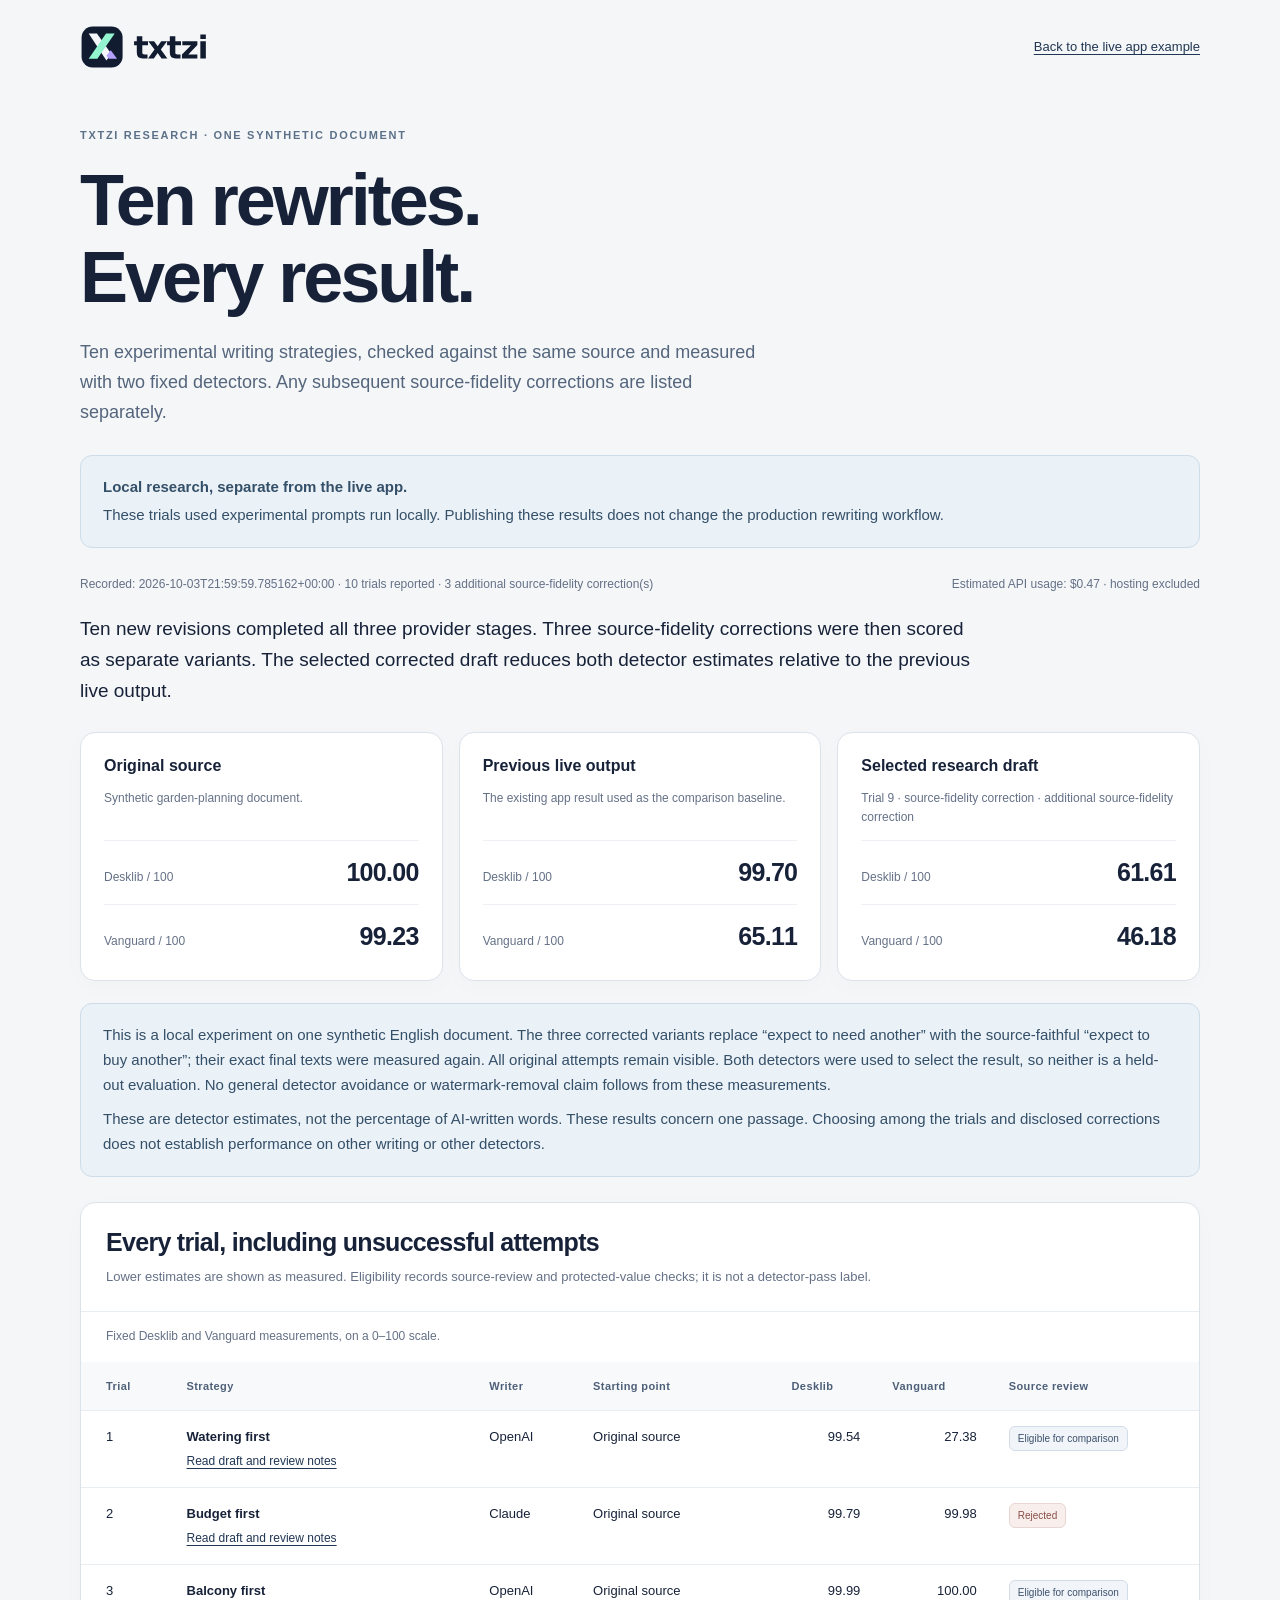
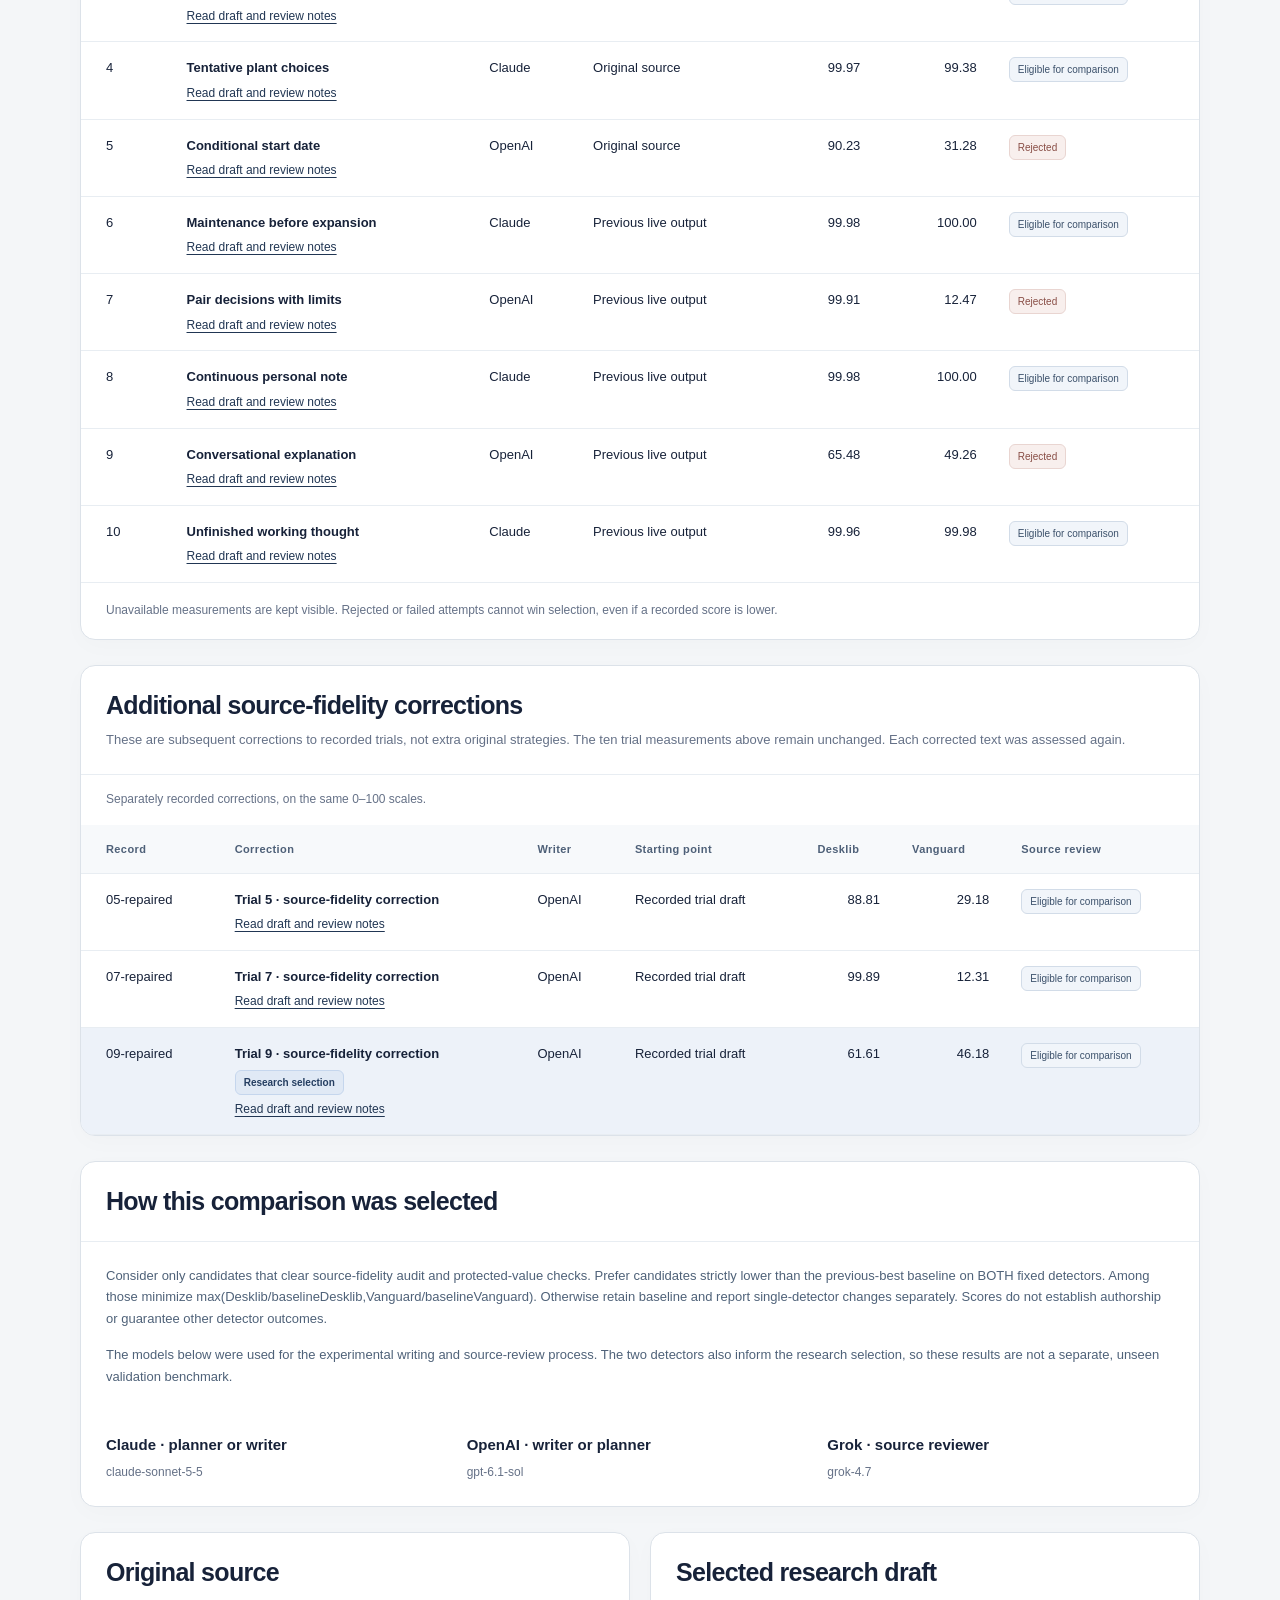
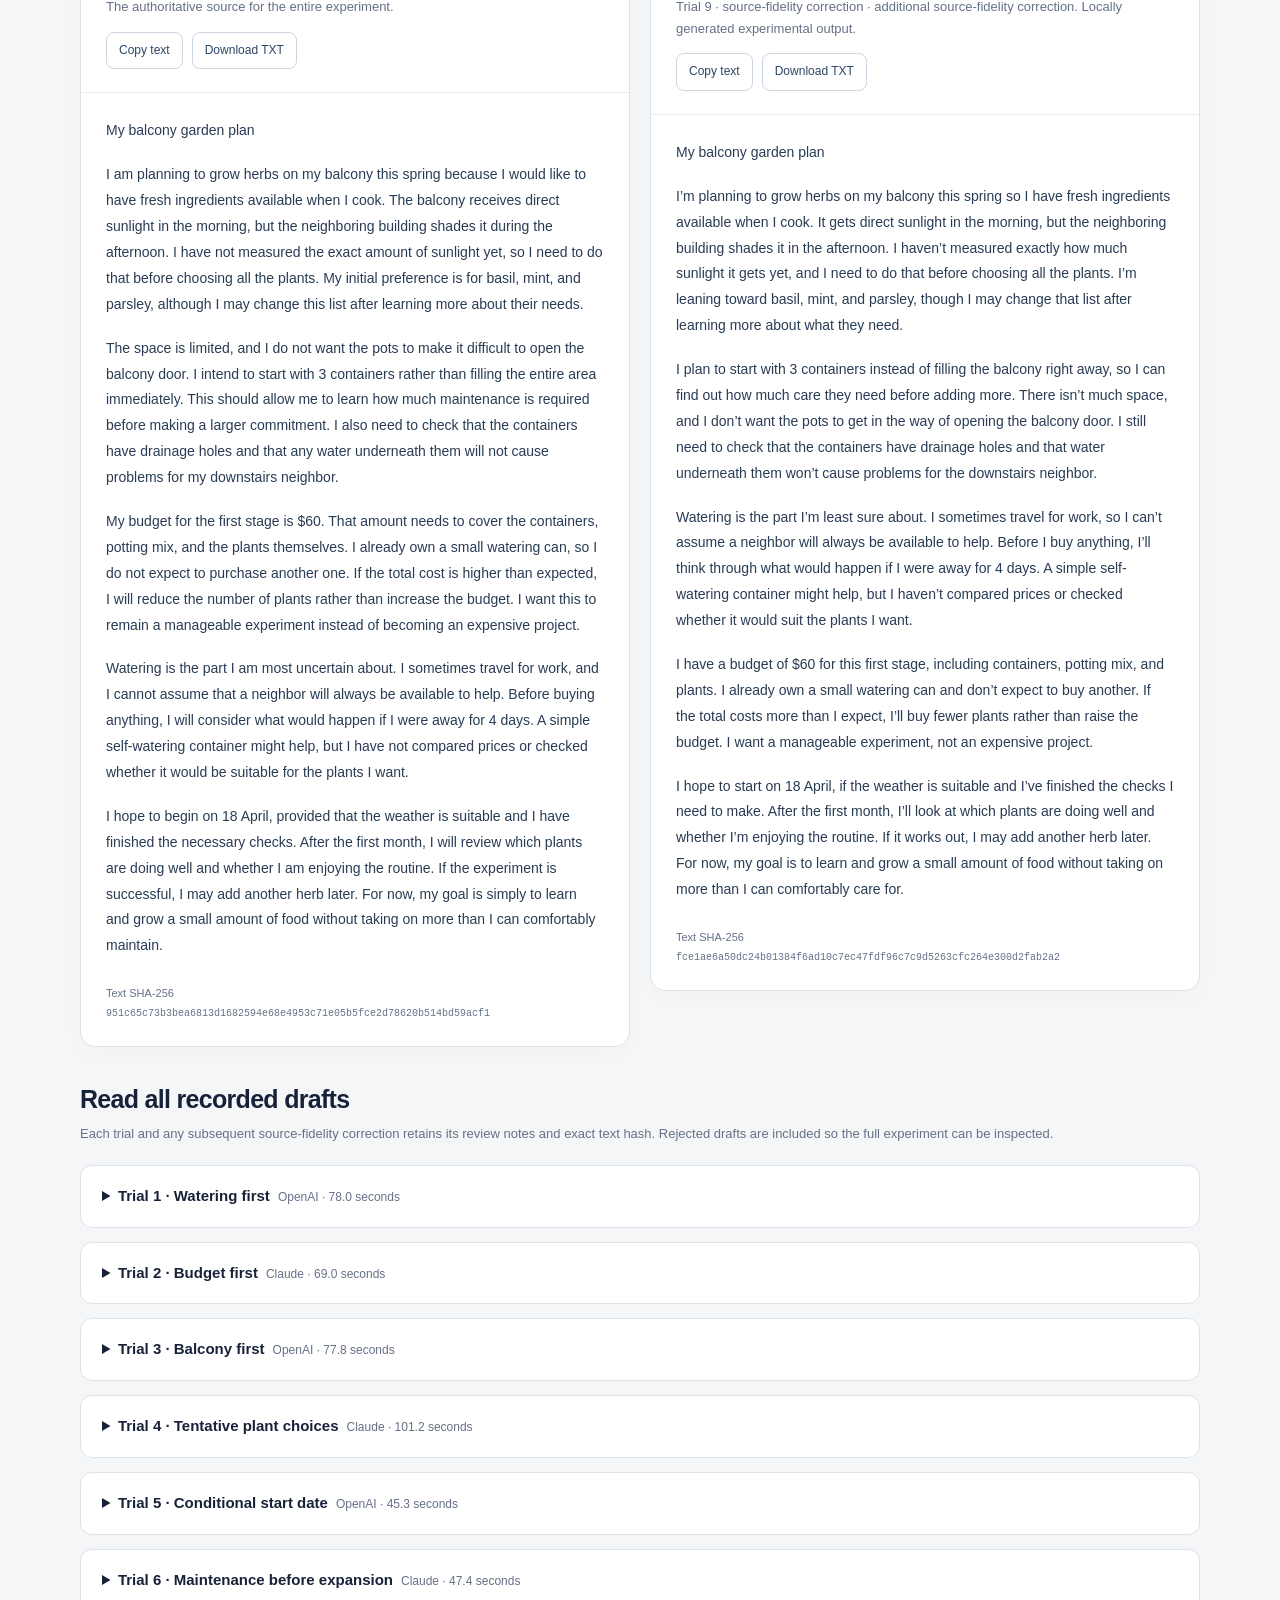
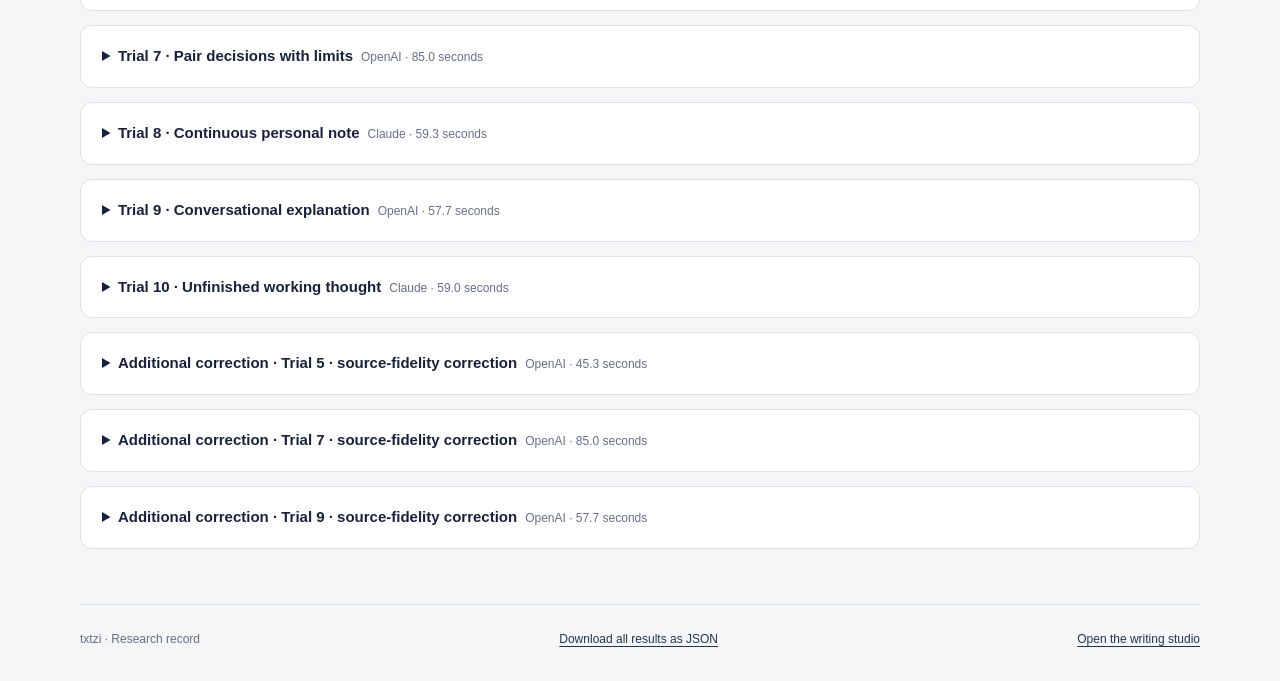
<file: static/research-ten-trials.html>
<!doctype html>
<html lang="en">
<head>
  <meta charset="UTF-8">
  <meta name="viewport" content="width=device-width,initial-scale=1">
  <meta name="theme-color" content="#121c31">
  <meta name="description" content="All ten txtzi research rewrite trials on one synthetic garden-planning document, with source reviews and two detector measurements.">
  <title>Ten rewrite trials · txtzi research</title>
  <link rel="icon" href="/static/icon.svg" type="image/svg+xml">
  <link rel="stylesheet" href="/static/research-ten-trials.css?v=ec9248d1579e">
  <script src="/static/research-ten-trials.js?v=0e9e6e4bf971" defer></script>
</head>
<body>
  <a class="skip-link" href="#main">Skip to results</a>
  <header class="site-header">
    <a href="/#demo" aria-label="txtzi live app example"><img src="/static/txtzi-logo.svg" width="142" height="46" alt="txtzi"></a>
    <a class="back-link" href="/#demo">Back to the live app example</a>
  </header>
  <main id="main">
    <div class="eyebrow">TXTZI RESEARCH · ONE SYNTHETIC DOCUMENT</div>
    <h1>Ten rewrites.<br>Every result.</h1>
    <p class="intro">Ten experimental writing strategies, checked against the same source and measured with two fixed detectors. Any subsequent source-fidelity corrections are listed separately.</p>
    <div class="context-note"><strong>Local research, separate from the live app.</strong> These trials used experimental prompts run locally. Publishing these results does not change the production rewriting workflow.</div>
    <div id="research-results" aria-live="polite"><p class="loading" role="status">Loading the complete research record…</p></div>
    <noscript><p>Enable JavaScript to view the comparison, or <a href="/static/research-ten-trials.json">open the complete results as JSON</a>.</p></noscript>
  </main>
  <div id="copy-status" class="copy-status" role="status" aria-live="polite"></div>
  <footer><span>txtzi · Research record</span><a href="/static/research-ten-trials.json" download>Download all results as JSON</a><a href="/#studio">Open the writing studio</a></footer>
</body>
</html>
</file>
<file: static/research-ten-trials.css>
:root{color-scheme:light;--ink:#172239;--muted:#657187;--paper:#f4f6f8;--border:#dce2e9;--accent:#213653}
*{box-sizing:border-box}body{margin:0;background:var(--paper);color:var(--ink);font:15px/1.65 Inter,-apple-system,BlinkMacSystemFont,"Segoe UI",sans-serif}a{color:var(--accent);text-underline-offset:3px}button,a{touch-action:manipulation}button{font:inherit;cursor:pointer}button:focus-visible,a:focus-visible,summary:focus-visible,[tabindex]:focus-visible{outline:3px solid #548dc4;outline-offset:4px}h1,h2,h3,p{margin:0}h1{font-size:clamp(42px,6vw,72px);font-weight:650;letter-spacing:-3px;line-height:1.07;margin:18px 0 22px}h2{font-size:25px;line-height:1.3;letter-spacing:-.7px}h3{font-size:16px;line-height:1.4}main,.site-header,footer{width:min(1120px,calc(100% - 48px));margin:auto}.site-header{display:flex;justify-content:space-between;align-items:center;gap:20px;padding:24px 0 38px}.site-header img{display:block}.back-link{font-size:13px}main{padding:18px 0 55px}.eyebrow{font-size:11px;font-weight:700;letter-spacing:1.7px;color:#5c7188}.intro{font-size:18px;max-width:700px;color:#54657c;margin-bottom:28px}.context-note,.notice{padding:19px 22px;border:1px solid #cddce8;background:#eaf1f7;border-radius:12px;color:#344f68;margin:22px 0}.context-note strong{display:block;margin-bottom:3px}.notice p+p{margin-top:10px}.loading{padding:35px 0;color:var(--muted)}.record-meta{display:flex;justify-content:space-between;gap:15px;flex-wrap:wrap;color:var(--muted);font-size:12px;margin:27px 0 15px}.summary{font-size:19px;max-width:900px;margin:18px 0 25px}.score-grid{display:grid;grid-template-columns:repeat(3,minmax(0,1fr));gap:16px;margin:22px 0}.score-card,.panel{background:#fff;border:1px solid var(--border);border-radius:15px;box-shadow:0 6px 24px #17223905;overflow:hidden}.score-card{padding:23px}.score-card h2{font-size:16px;letter-spacing:0;min-height:25px;margin-bottom:8px}.score-card p{font-size:12px;color:var(--muted);min-height:40px}.score-pair{display:flex;justify-content:space-between;align-items:baseline;gap:12px;border-top:1px solid #edf0f4;padding-top:11px;margin-top:11px}.score-pair span{font-size:12px;color:var(--muted)}.score-pair strong{font-size:25px;font-variant-numeric:tabular-nums;font-weight:600;letter-spacing:-.7px}.score-pair strong.unavailable{font-size:14px;letter-spacing:0;color:var(--muted)}.panel{margin-top:25px}.panel-head{padding:23px 25px;border-bottom:1px solid #e8edf2}.panel-head p{color:var(--muted);font-size:13px;margin-top:8px}.table-scroll{overflow-x:auto}table{border-collapse:collapse;width:100%;min-width:900px;font-size:13px}caption{text-align:left;padding:15px 25px;font-size:12px;color:var(--muted)}th,td{padding:15px 16px;text-align:left;vertical-align:top;border-bottom:1px solid #e8edf2}th{background:#f7f9fb;font-size:11px;letter-spacing:.4px;color:#4e6078}td.numeric{text-align:right;font-variant-numeric:tabular-nums;white-space:nowrap}td:first-child,th:first-child{padding-left:25px}.selected-row{background:#edf2f9}.trial-name{font-weight:600;min-width:170px}.trial-name a{display:block;font-size:12px;font-weight:400;margin-top:5px}.badge{display:inline-block;font-size:10px;line-height:1.5;padding:4px 8px;border:1px solid #d2dce8;color:#3c516b;background:#f1f5fa;border-radius:6px;white-space:nowrap}.badge.rejected{background:#f8efed;color:#884d45;border-color:#e9d5d1}.badge.selected{background:#e0e9f5;color:#253e61;border-color:#c5d6ed;margin-top:5px}.section-note{padding:18px 25px;font-size:12px;color:var(--muted)}.model-grid{display:grid;grid-template-columns:repeat(3,minmax(0,1fr));gap:14px;padding:23px 25px}.model-grid strong,.model-grid small{display:block}.model-grid small{color:var(--muted);overflow-wrap:anywhere;font-size:12px;margin-top:5px}.method-body{padding:23px 25px}.method-body p+p{margin-top:15px}.method-body p{font-size:13px;color:#4f6279}.document-grid{display:grid;grid-template-columns:repeat(2,minmax(0,1fr));gap:20px;margin-top:25px;align-items:start}.document-grid .panel{margin-top:0}.document-text{padding:25px;color:#293c54;font-size:14px;line-height:1.85}.document-text p{white-space:pre-wrap;overflow-wrap:anywhere}.document-text p+p{margin-top:18px}.actions{display:flex;flex-wrap:wrap;gap:9px;margin-top:14px}.button{display:inline-block;border:1px solid #cbd6e2;border-radius:8px;background:#fff;padding:8px 12px;color:#2b4666;text-decoration:none;font-size:12px}.button:hover{background:#eef3f8}.hash{padding:0 25px 23px;font-size:11px;color:var(--muted)}.hash code{display:block;overflow-wrap:anywhere;margin-top:4px;font-size:10px}.trial-details{margin-top:14px;border:1px solid var(--border);border-radius:12px;background:#fff;scroll-margin-top:20px}.trial-details summary{cursor:pointer;padding:18px 21px;font-weight:600}.trial-details summary span{font-weight:400;color:var(--muted);font-size:12px;margin-left:8px}.trial-details .audit{padding:0 25px;color:#52657d;font-size:12px}.trial-details ul{padding-left:20px;margin:8px 0}.trial-details .document-text{padding-top:17px}.all-texts{margin:36px 0 0}.all-texts>p{font-size:13px;color:var(--muted);margin:8px 0 20px}.error{padding:25px;border:1px solid #e4c8c1;border-radius:12px;color:#85473b;background:#fff7f5}.copy-status{position:fixed;bottom:22px;left:50%;transform:translateX(-50%);max-width:calc(100% - 32px);border-radius:10px;background:#182a42;color:#fff;font-size:13px;padding:0;z-index:10}.copy-status:not(:empty){padding:12px 18px;box-shadow:0 8px 30px #12223725}.skip-link{position:fixed;top:-70px;left:15px;background:#172239;color:#fff;padding:12px 18px;z-index:20}.skip-link:focus{top:12px}footer{display:flex;flex-wrap:wrap;gap:16px;justify-content:space-between;border-top:1px solid var(--border);padding:25px 0 32px;font-size:12px;color:var(--muted)}
@media(max-width:760px){main,.site-header,footer{width:calc(100% - 32px)}.site-header{padding:20px 0 28px}.site-header img{width:110px;height:auto}.back-link{font-size:11px;text-align:right;max-width:140px}h1{letter-spacing:-1.8px}.intro{font-size:16px}.score-grid,.document-grid{grid-template-columns:1fr}.score-card p{min-height:0}.score-grid{gap:10px}.score-card{padding:19px}.model-grid{grid-template-columns:1fr;gap:18px}.panel-head,.method-body{padding:20px}.document-text{padding:20px}.context-note,.notice{padding:17px}.record-meta{display:block}.record-meta span{display:block}.trial-details summary span{display:block;margin:5px 0 0}.summary{font-size:17px}}
@media(prefers-reduced-motion:reduce){*{scroll-behavior:auto!important}}@media print{body{background:#fff}.site-header,.back-link,.actions,.copy-status,footer{display:none}main{width:100%}.score-card,.panel,.trial-details{box-shadow:none}.table-scroll{overflow:visible}table{min-width:0;font-size:10px}th,td{padding:7px}.document-grid{grid-template-columns:1fr}.trial-details{break-inside:avoid}a{color:inherit}}
</file>
